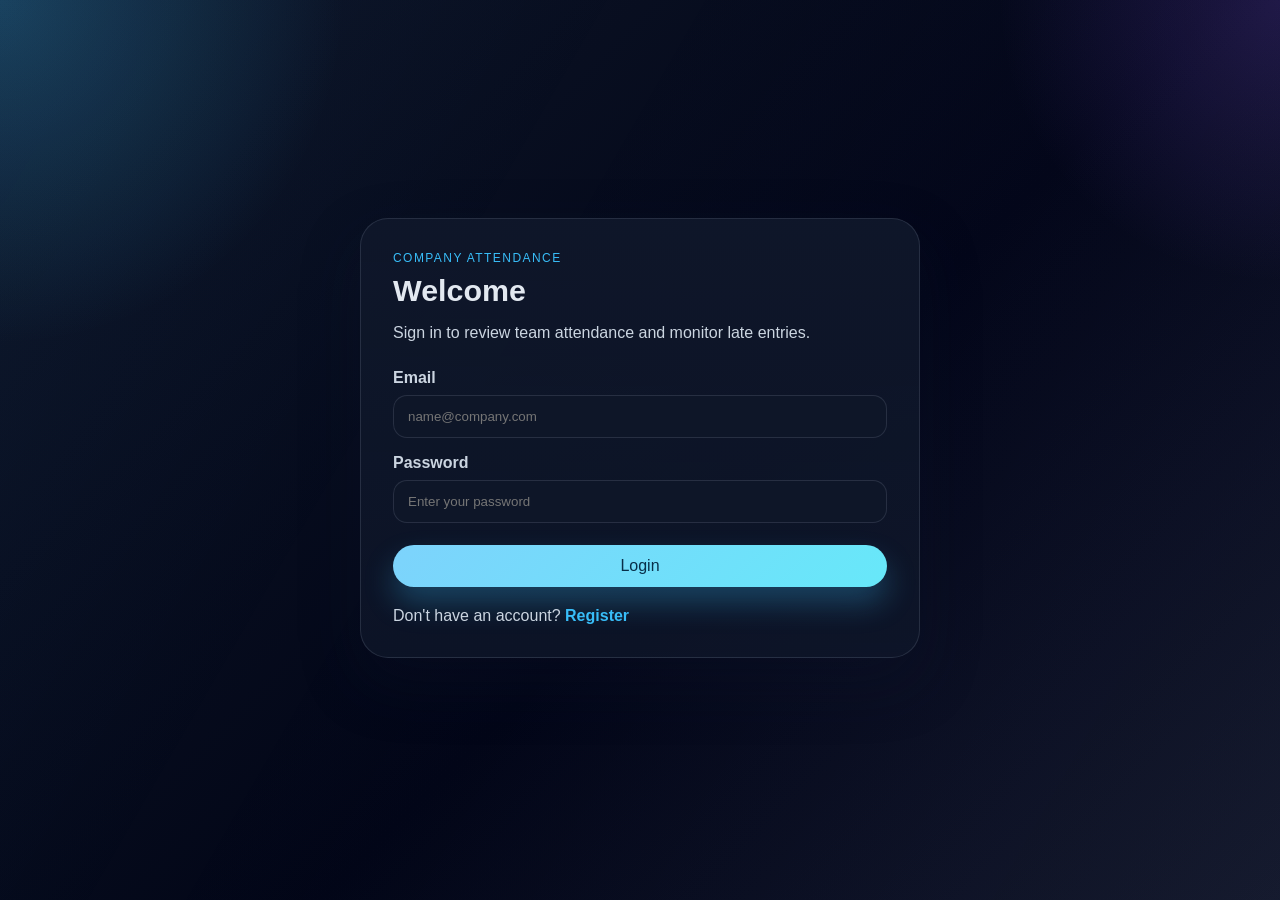
<file: index.html>
<!doctype html>
<html lang="en">
<head>
  <meta charset="utf-8">
  <meta http-equiv="refresh" content="0; url=frontend/index.html">
  <title>Company Attendance</title>
</head>
<body>
  <p><a href="frontend/index.html">Open Company Attendance</a></p>
</body>
</html>
</file>
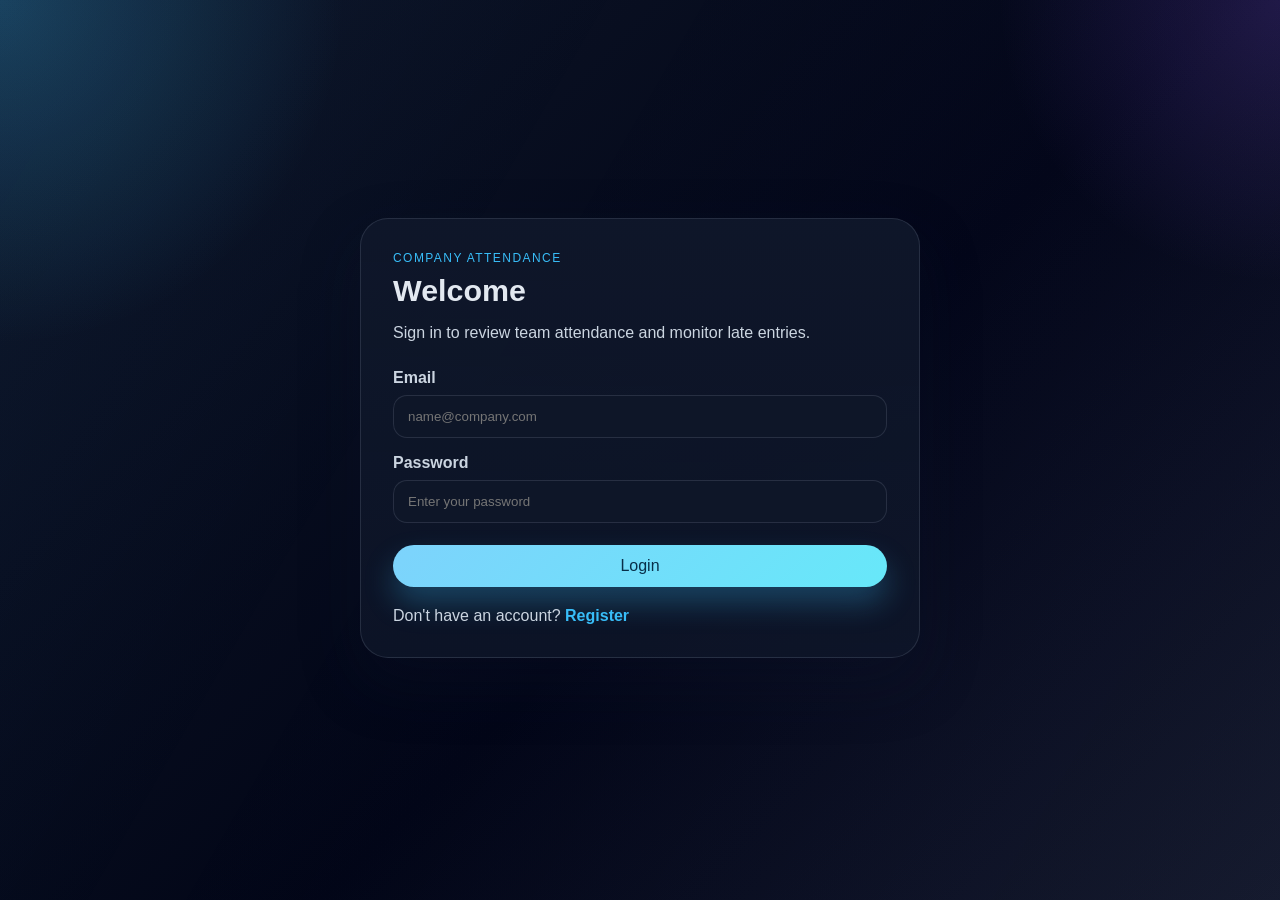
<file: frontend/index.html>
<!doctype html>
<html lang="en">
<head>
  <meta charset="utf-8">
  <meta name="viewport" content="width=device-width, initial-scale=1">
  <title>Login - Attendance</title>
  <link rel="stylesheet" href="css/style.css">
  <script src="js/jquery-3.6.0.min.js"></script>
  <script src="js/ui.js"></script>
</head>
<body>
  <div class="page-shell auth-shell">
    <section class="auth-card">
      <div class="auth-intro">
        <p class="eyebrow">Company Attendance</p>
        <h1>Welcome</h1>
        <p class="hero-copy">Sign in to review team attendance and monitor late entries.</p>
      </div>

      <form id="loginForm" class="auth-form">
        <label>
          <span>Email</span>
          <input type="email" name="email" placeholder="name@company.com" required>
        </label>

        <label>
          <span>Password</span>
          <input type="password" name="password" placeholder="Enter your password" required>
        </label>

        <button type="submit" class="btn btn-primary">Login</button>
      </form>

      <p class="auth-footer">Don't have an account? <a href="register.html">Register</a></p>
    </section>
  </div>

  <script>
  $('#loginForm').on('submit', function(e){
    e.preventDefault();
    $.ajax({
      url: '../backend/login.php',
      method: 'POST',
      data: $(this).serialize(),
      success: function(res){
        if (res.success) location.href = 'dashboard.html';
        else appAlert(res.error || 'Login failed', 'error');
      },
      error: function(){ appAlert('Request error', 'error'); }
    });
  });
  </script>
</body>
</html>
</file>
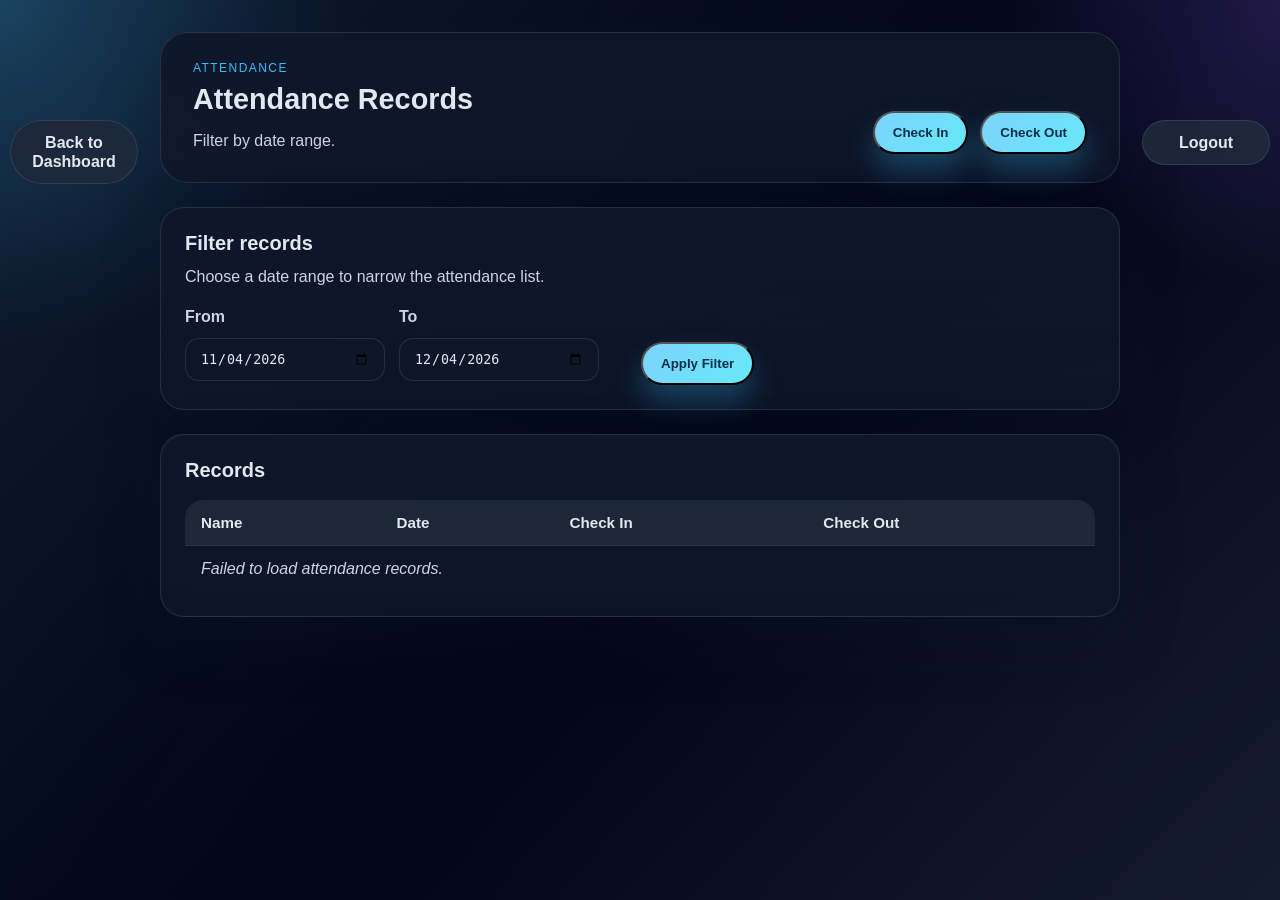
<file: frontend/attendance.html>
<!doctype html>
<html lang="en">
<head>
  <meta charset="utf-8">
  <meta name="viewport" content="width=device-width, initial-scale=1">
  <title>Attendance - Attendance</title>
  <link rel="stylesheet" href="css/style.css">
  <script src="js/jquery-3.6.0.min.js"></script>
  <script src="js/ui.js"></script>
</head>
<body>
  <div class="page-shell">
    <div class="attendance-page-actions">
      <a href="dashboard.html" class="btn btn-secondary page-back-btn">Back to Dashboard</a>
      <a href="index.html" id="logout" class="btn btn-secondary page-logout-btn">Logout</a>
    </div>

    <header class="hero compact-hero">
      <div>
        <p class="eyebrow">Attendance</p>
        <h1>Attendance Records</h1>
        <p class="hero-copy" id="attendance-filter-copy">Filter by date range.</p>
      </div>
      <div class="hero-actions">
        <button id="btn-checkin" class="btn btn-primary">Check In</button>
        <button id="btn-checkout" class="btn btn-primary">Check Out</button>
      </div>
    </header>

    <section class="panel filter-panel">
      <div class="panel-header">
        <div>
          <h2>Filter records</h2>
          <p class="panel-copy" id="filter-help">Choose a date range to narrow the attendance list.</p>
        </div>
      </div>

      <form id="filters" class="filter-form">
        <label>
          <span>From</span>
          <input type="date" name="from" id="date-from">
        </label>
        <label>
          <span>To</span>
          <input type="date" name="to" id="date-to">
        </label>
        <span id="department-filter-slot"></span>
        <span id="employee-code-filter-slot"></span>
        <button type="submit" class="btn btn-primary">Apply Filter</button>
      </form>
    </section>

    <section class="panel table-panel">
      <div class="panel-header">
        <h2>Records</h2>
        
      </div>
      <div class="table-wrap">
        <table id="tbl" class="attendance-table">
          <thead>
            <tr>
              <th>Name</th>
              <th>Date</th>
              <th>Check In</th>
              <th>Check Out</th>
            </tr>
          </thead>
          <tbody></tbody>
        </table>
      </div>
    </section>
    
  </div>
   <script>
  var departmentsLoaded = false;

  function isHrRole(roleId) {
    return Number(roleId) === 1;
  }

  function tableColumnCount(roleId) {
    return isHrRole(roleId) ? 5 : 4;
  }

  function renderTableHeader(roleId) {
    var html = '<tr>' +
      '<th>Name</th>' +
      '<th>Date</th>' +
      '<th>Check In</th>' +
      '<th>Check Out</th>';

    if (isHrRole(roleId)) {
      html += '<th>Department</th>';
    }

    html += '</tr>';
    $('#tbl thead').html(html);
  }

  function escapeHtml(value) {
    return String(value || '')
      .replace(/&/g, '&amp;')
      .replace(/</g, '&lt;')
      .replace(/>/g, '&gt;')
      .replace(/"/g, '&quot;')
      .replace(/'/g, '&#039;');
  }

  function isLateCheckIn(checkIn) {
    return String(checkIn || '') > '09:00:00';
  }

  function loadDepartments() {
    if (departmentsLoaded || !$('#department_id').length) {
      return;
    }

    $.getJSON('../backend/get_departments.php')
      .done(function(res) {
        var html = '<option value="">-- Select Department --</option>';
        (res.departments || []).forEach(function(department) {
          html += '<option value="' + department.id + '">' + escapeHtml(department.department_name) + '</option>';
        });
        $('#department_id').html(html);
        departmentsLoaded = true;
      })
      .fail(function() {
        $('#department_id').html('<option value="">Unable to load departments</option>');
      });
  }

  function renderRows(rows, roleId){
    var html = '';
    var isHr = isHrRole(roleId);
    var colspan = tableColumnCount(roleId);

    if (!rows.length) {
      html = '<tr><td colspan="' + colspan + '" class="empty-state">No attendance records found for the selected range.</td></tr>';
      $('#tbl tbody').html(html);
      return;
    }

    rows.forEach(function(r){
      var checkInClass = isLateCheckIn(r.check_in) ? ' class="late-check-in"' : '';

      html += '<tr>' +
        '<td>' + (r.name || '') + '</td>' +
        '<td>' + (r.attendance_date || '') + '</td>' +
        '<td' + checkInClass + '>' + (r.check_in || '') + '</td>' +
        '<td>' + (r.check_out || '') + '</td>';

      if (isHr) {
        html += '<td>' + (r.department_name || '') + '</td>';
      }

      html += '</tr>';
    });

    $('#tbl tbody').html(html);
  }

  function load(filters){
    $.getJSON('../backend/get_attendance.php', filters)
      .done(function(res){
        applyRoleControls(res.role_id);
        renderTableHeader(res.role_id);

        if (res.error) {
          $('#tbl tbody').html('<tr><td colspan="' + tableColumnCount(res.role_id) + '" class="empty-state">' + res.error + '</td></tr>');
          return;
        }

        renderRows(res.data || [], res.role_id);
      })
      .fail(function(){
        $('#tbl tbody').html('<tr><td colspan="5" class="empty-state">Failed to load attendance records.</td></tr>');
      });
  }

  function formatDateInput(date) {
    var month = String(date.getMonth() + 1).padStart(2, '0');
    var day = String(date.getDate()).padStart(2, '0');

    return date.getFullYear() + '-' + month + '-' + day;
  }

  function setDefaultDateRange() {
    var today = new Date();
    var fromDate = new Date(today);
    fromDate.setDate(today.getDate() - 30);

    $('#date-from').val(formatDateInput(fromDate));
    $('#date-to').val(formatDateInput(today));
  }

  function loadCurrentFilters() {
    load($('#filters').serialize());
  }

  function getRequestError(xhr, fallback) {
    if (xhr.responseJSON && xhr.responseJSON.error) {
      return xhr.responseJSON.error;
    }

    return fallback;
  }

  function applyRoleControls(roleId) {
    var isHr = isHrRole(roleId);
    var canSearchEmployeeCode = isHr || Number(roleId) === 2;

    if (isHr && !$('#department-filter').length) {
      $('#department-filter-slot').replaceWith(
        '<label id="department-filter">' +
          '<span>Department</span>' +
          '<select name="department_id" id="department_id">' +
            '<option value="">Loading departments...</option>' +
          '</select>' +
        '</label>'
      );
      loadDepartments();
    } else if (!isHr && $('#department-filter').length) {
      $('#department-filter').replaceWith('<span id="department-filter-slot"></span>');
    }

    if (canSearchEmployeeCode && !$('#employee-code-filter').length) {
      $('#employee-code-filter-slot').replaceWith(
        '<label id="employee-code-filter">' +
          '<span>Employee Code</span>' +
          '<input type="text" name="employee_code" placeholder="Employee code">' +
        '</label>'
      );
    } else if (!canSearchEmployeeCode && $('#employee-code-filter').length) {
      $('#employee-code-filter').replaceWith('<span id="employee-code-filter-slot"></span>');
    }

    $('#attendance-filter-copy').text(isHr ? 'Filter by date range, department, and employee code.' : (canSearchEmployeeCode ? 'Filter by date range and employee code.' : 'Filter by date range.'));
    $('#filter-help').text(isHr ? 'Choose a date range, department, or employee code to narrow the attendance list.' : (canSearchEmployeeCode ? 'Choose a date range or employee code to narrow the attendance list.' : 'Choose a date range to narrow the attendance list.'));
  }

  $('#filters').on('submit', function(e){
    e.preventDefault();
    loadCurrentFilters();
  });

  $(function(){
    setDefaultDateRange();
    loadCurrentFilters();
  });

  // Open calendar picker when clicking anywhere on the date input
  $('input[type="date"]').on('click', function(){
    try { this.showPicker(); } catch(e) {}
  });

  // Check-in/out handlers
  $('#btn-checkin').on('click', function(){
    appConfirm('Confirm check in now?', {
      title: 'Check in',
      confirmText: 'Check In'
    }).then(function(confirmed) {
      if (!confirmed) return;

      $.post('../backend/check_in.php')
        .done(function(res){
          if (res.error) {
            appAlert(res.error, 'error');
            return;
          }
          appAlert('Checked in at ' + res.check_in, 'success');
          loadCurrentFilters();
        })
        .fail(function(xhr){ appAlert(getRequestError(xhr, 'Failed to perform check in.'), 'error'); });
    });
  });

  $('#btn-checkout').on('click', function(){
    appConfirm('Confirm check out now?', {
      title: 'Check out',
      confirmText: 'Check Out'
    }).then(function(confirmed) {
      if (!confirmed) return;

      $.post('../backend/check_out.php')
        .done(function(res){
          if (res.error) {
            appAlert(res.error, 'error');
            return;
          }
          appAlert('Checked out at ' + res.check_out, 'success');
          loadCurrentFilters();
        })
        .fail(function(xhr){ appAlert(getRequestError(xhr, 'Failed to perform check out.'), 'error'); });
    });
  });
 
  </script>
</body>
</html>
</file>
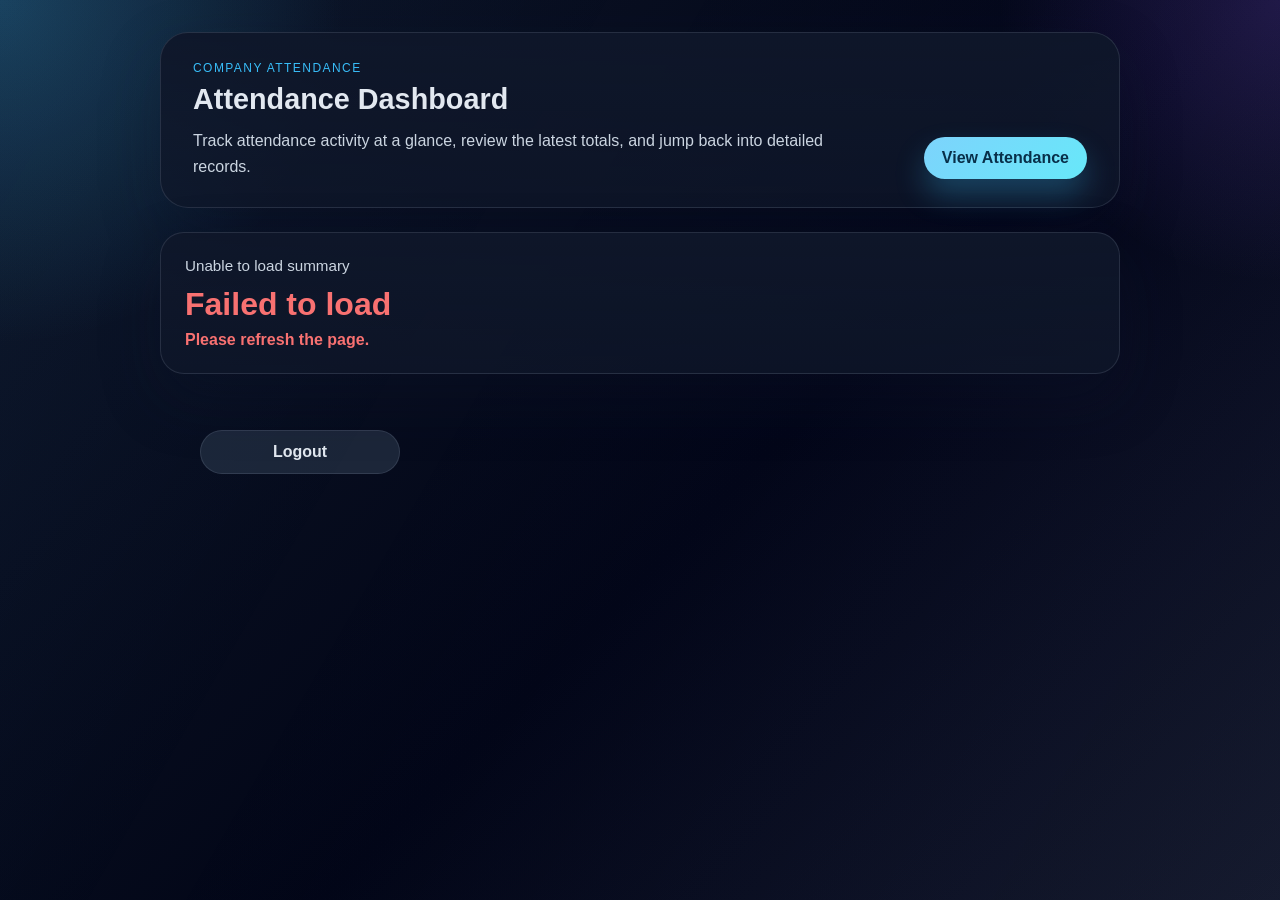
<file: frontend/dashboard.html>
<!doctype html>
<html lang="en">
<head>
  <meta charset="utf-8">
  <meta name="viewport" content="width=device-width, initial-scale=1">
  <title>Dashboard - Attendance</title>
  <link rel="stylesheet" href="css/style.css">
  <script src="js/jquery-3.6.0.min.js"></script>
</head>
<body>
  <div class="page-shell">
    <header class="hero">
      <div>
        <p class="eyebrow">Company Attendance</p>
        <h1>Attendance Dashboard</h1>
        <p class="hero-copy">Track attendance activity at a glance, review the latest totals, and jump back into detailed records.</p>
      </div>
      <div class="hero-actions">
        <a href="attendance.html" class="btn btn-primary">View Attendance</a>
      
      </div>
    </header>

    <section class="stats-grid" id="summary" aria-live="polite">
      <article class="stat-card loading-card">
        <p>Total attendance records</p>
        <h2>Loading…</h2>
        <span>Updating in real time</span>
      </article>
      <article class="stat-card loading-card">
        <p>Late entries</p>
        <h2>Loading…</h2>
        <span>Needs review</span>
      </article>
    </section>
   
  </div>
    <a href="#" id="logout" class="btn btn-secondary" style="margin-left: 200px; width: 200px">Logout</a>
  <script>
  function renderSummary(res) {
    var total = Number(res.total || 0);
    var late = Number(res.late || 0);

    $('#summary').html(
      '<article class="stat-card">' +
        '<p>Total attendance records</p>' +
        '<h2>' + total.toLocaleString() + '</h2>' +
        '<span>' + (total === 1 ? 'record logged' : 'records logged') + '</span>' +
      '</article>' +
      '<article class="stat-card">' +
        '<p>Late entries</p>' +
        '<h2>' + late.toLocaleString() + '</h2>' +
        '<span>' + (late === 1 ? 'entry flagged' : 'entries flagged') + '</span>' +
      '</article>'
    );
  }

  function loadSummary(){
    $.getJSON('../backend/get_dashboard.php')
      .done(function(res){
        if (res.error) {
          $('#summary').html('<article class="stat-card error-card"><p>Unable to load summary</p><h2>' + res.error + '</h2><span>Please try again.</span></article>');
          return;
        }
        renderSummary(res);
      })
      .fail(function(){
        $('#summary').html('<article class="stat-card error-card"><p>Unable to load summary</p><h2>Failed to load</h2><span>Please refresh the page.</span></article>');
      });
  }

  $(function(){
    loadSummary();

    $('#logout').on('click', function(e){
      e.preventDefault();
      $.post('../backend/logout.php', function(){
        location.href='index.html';
      });
    });
  });
  </script>
</body>
</html>
</file>
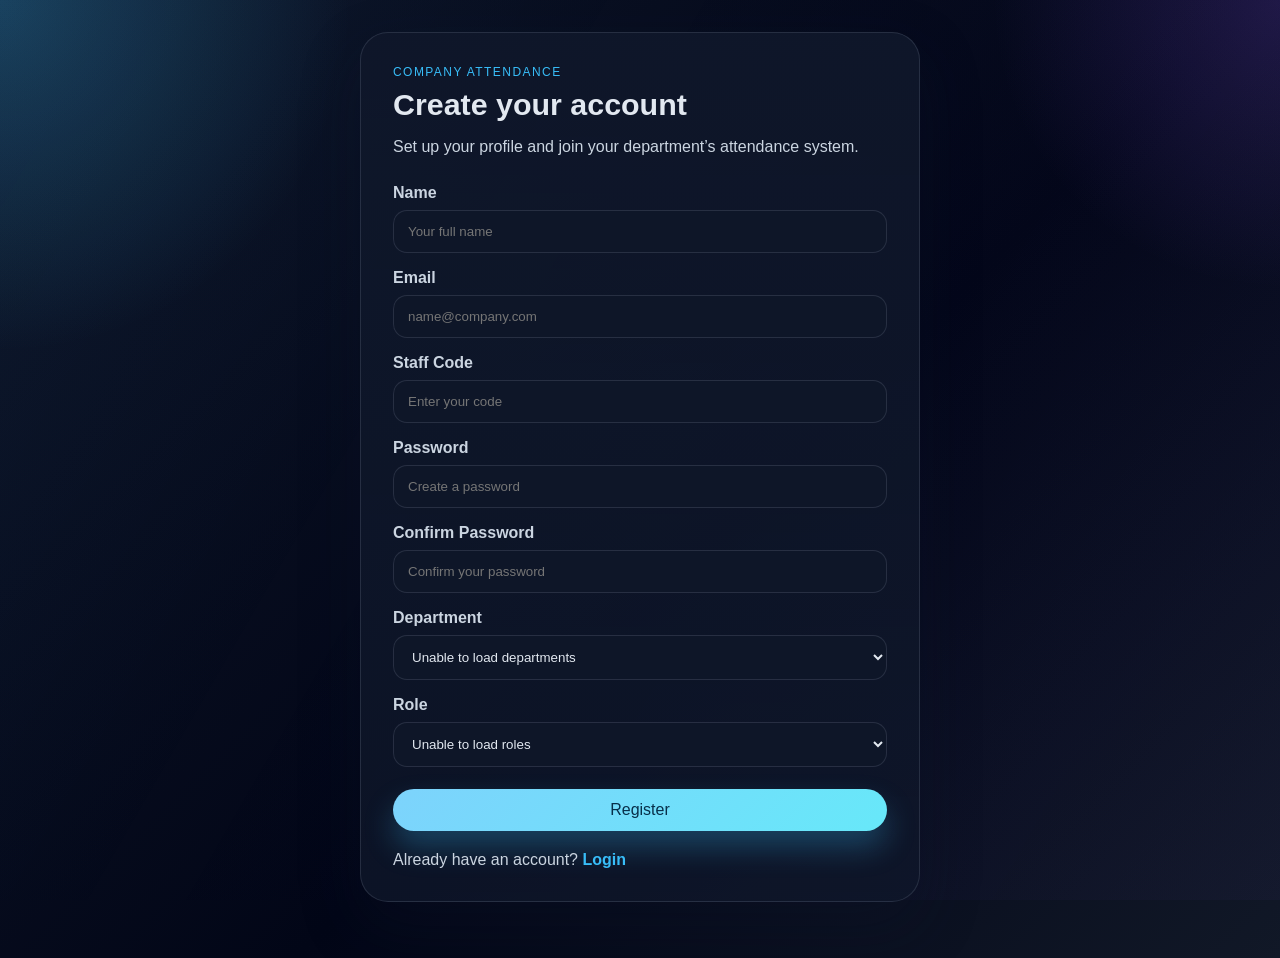
<file: frontend/register.html>
<!doctype html>
<html lang="en">
<head>
  <meta charset="utf-8">
  <meta name="viewport" content="width=device-width, initial-scale=1">
  <title>Register - Attendance</title>
  <link rel="stylesheet" href="css/style.css">
  <script src="js/jquery-3.6.0.min.js"></script>
  <script src="js/ui.js"></script>
</head>
<body>
  <div class="page-shell auth-shell">
    <section class="auth-card">
      <div class="auth-intro">
        <p class="eyebrow">Company Attendance</p>
        <h1>Create your account</h1>
        <p class="hero-copy">Set up your profile and join your department’s attendance system.</p>
      </div>

      <form id="regForm" class="auth-form">
        <label>
          <span>Name</span>
          <input type="text" name="name" placeholder="Your full name" required>
        </label>

        <label>
          <span>Email</span>
          <input type="email" name="email" placeholder="name@company.com" required>
        </label>

        <label>
          <span>Staff Code</span>
          <input type="text" name="employee_code" placeholder="Enter your code" required>
        </label>

        <label>
          <span>Password</span>
          <input type="password" name="password" placeholder="Create a password" required>
        </label>

        <label>
          <span>Confirm Password</span>
          <input type="password" name="confirm_password" placeholder="Confirm your password" required>
        </label>

        <label>
          <span>Department</span>
          <select id="department_id" name="department_id">
            <option value="">Loading departments...</option>
          </select>
        </label>
        <label>
          <span>Role</span>
          <select id="role_id" name="role_id" required>
            <option value="">Loading roles…</option>
          </select>
        </label>

        <button type="submit" class="btn btn-primary">Register</button>
      </form>

      <p class="auth-footer">Already have an account? <a href="index.html">Login</a></p>
    </section>
  </div>

  <script>
  function escapeHtml(value) {
    return String(value || '')
      .replace(/&/g, '&amp;')
      .replace(/</g, '&lt;')
      .replace(/>/g, '&gt;')
      .replace(/"/g, '&quot;')
      .replace(/'/g, '&#039;');
  }

  function getRequestError(xhr, fallback) {
    if (xhr.responseJSON && xhr.responseJSON.error) {
      return xhr.responseJSON.error;
    }

    return fallback;
  }

  function loadDepartments() {
    $.getJSON('../backend/get_departments.php')
      .done(function(res) {
        var html = '<option value="">-- Select department --</option>';
        (res.departments || []).forEach(function(department) {
          html += '<option value="' + department.id + '">' + escapeHtml(department.department_name) + '</option>';
        });
        $('#department_id').html(html);
      })
      .fail(function() {
        $('#department_id').html('<option value="">Unable to load departments</option>');
      });
  }

  function loadRoles() {
    $.getJSON('../backend/get_roles.php')
      .done(function(res) {
        var html = '<option value="">-- Select role --</option>';
        (res.roles || []).forEach(function(role) {
          html += '<option value="' + role.id + '">' + role.role_name + '</option>';
        });
        $('#role_id').html(html);
      })
      .fail(function() {
        $('#role_id').html('<option value="">Unable to load roles</option>');
      });
  }

  $('#regForm').on('submit', function(e){
    e.preventDefault();

    var password = $('[name="password"]').val();
    var confirmPassword = $('[name="confirm_password"]').val();

    if (password !== confirmPassword) {
      appAlert('Passwords do not match.', 'error');
      $('[name="confirm_password"]').focus();
      return;
    }

    $.ajax({
      url: '../backend/register.php',
      method: 'POST',
      data: $(this).serialize(),
      success: function(res){
        if (res.success) {
          appAlert('Registered. Please login.', 'success').then(function() {
            location.href = 'index.html';
          });
        }
        else appAlert(res.error || 'Registration failed', 'error');
      },
      error: function(xhr){ appAlert(getRequestError(xhr, 'Request error'), 'error'); }
    });
  });

  $(function(){
    loadDepartments();
    loadRoles();
  });
  </script>
</body>
</html>
</file>
<file: frontend/css/style.css>
:root {
  --bg: #0f172a;
  --bg-soft: #111827;
  --panel: rgba(15, 23, 42, 0.88);
  --panel-strong: rgba(30, 41, 59, 0.95);
  --text: #e2e8f0;
  --muted: #cbd5e1;
  --accent: #38bdf8;
  --accent-2: #8b5cf6;
  --success: #34d399;
  --warning: #f59e0b;
  --danger: #f87171;
  --border: rgba(148, 163, 184, 0.18);
  --shadow: 0 24px 60px rgba(15, 23, 42, 0.28);
}

* {
  box-sizing: border-box;
}

[hidden] {
  display: none !important;
}

body {
  margin: 0;
  min-height: 100vh;
  font-family: Inter, "Segoe UI", Roboto, Arial, sans-serif;
  color: var(--text);
  background:
    radial-gradient(circle at top left, rgba(56, 189, 248, 0.24), transparent 22%),
    radial-gradient(circle at top right, rgba(139, 92, 246, 0.2), transparent 18%),
    linear-gradient(135deg, var(--bg), #020617 56%, #111827);
}

body::before {
  content: "";
  position: fixed;
  inset: 0;
  background: linear-gradient(120deg, rgba(56, 189, 248, 0.03), transparent 36%, rgba(139, 92, 246, 0.04));
  pointer-events: none;
}

.page-shell {
  position: relative;
  z-index: 1;
  max-width: 1000px;
  margin: 0 auto;
  padding: 32px 20px 56px;
}

.hero {
  display: flex;
  justify-content: space-between;
  align-items: end;
  gap: 24px;
  padding: 28px 32px;
  border: 1px solid var(--border);
  border-radius: 28px;
  background: linear-gradient(180deg, rgba(15, 23, 42, 0.96), rgba(15, 23, 42, 0.78));
  box-shadow: var(--shadow);
}

.eyebrow {
  margin: 0 0 8px;
  text-transform: uppercase;
  letter-spacing: 0.12em;
  font-size: 0.75rem;
  color: var(--accent);
}

.hero h1 {
  margin: 0;
  font-size: clamp(1.8rem, 2vw, 2.2rem);
}

.hero-copy {
  max-width: 680px;
  margin: 12px 0 0;
  color: var(--muted);
  line-height: 1.6;
}

.hero-actions {
  display: flex;
  flex-wrap: wrap;
  gap: 12px;
}

.hero-actions .btn {
  white-space: nowrap;
}

.attendance-page-actions {
  display: contents;
}

.page-back-btn {
  position: absolute;
  top: 120px;
  right: calc(99% + 12px);
  width: 165px;
  z-index: 2;
  white-space: nowrap;
}

.page-logout-btn {
  position: absolute;
  top: 120px;
  left: calc(99% + 12px);
  width: 155px;
  z-index: 2;
  white-space: nowrap;
}

.btn {
  display: inline-flex;
  align-items: center;
  justify-content: center;
  padding: 12px 18px;
  border-radius: 999px;
  text-decoration: none;
  font-weight: 700;
  transition: transform 180ms ease, box-shadow 180ms ease, background 180ms ease;
}

.btn:hover {
  transform: translateY(-1px);
}

.btn-primary {
  color: #082f49;
  background: linear-gradient(135deg, #7dd3fc, #67e8f9);
  box-shadow: 0 16px 30px rgba(56, 189, 248, 0.28);
}

.btn-secondary {
  color: var(--text);
  background: rgba(30, 41, 59, 0.95);
  border: 1px solid var(--border);
}

.stats-grid {
  margin-top: 24px;
  display: grid;
  grid-template-columns: repeat(auto-fit, minmax(240px, 1fr));
  gap: 18px;
}

.stat-card {
  padding: 24px;
  border-radius: 24px;
  border: 1px solid var(--border);
  background: linear-gradient(180deg, rgba(15, 23, 42, 0.96), rgba(15, 23, 42, 0.78));
  box-shadow: var(--shadow);
}

.stat-card p {
  margin: 0;
  color: var(--muted);
  font-size: 0.95rem;
}

.stat-card h2 {
  margin: 12px 0 8px;
  font-size: 2rem;
}

.stat-card span {
  color: var(--success);
  font-weight: 700;
}

.loading-card {
  min-height: 145px;
}

.loading-card h2 {
  color: var(--muted);
}

.error-card h2 {
  color: var(--danger);
}

.error-card span {
  color: var(--danger);
}

.content-grid {
  margin-top: 24px;
  display: grid;
  grid-template-columns: 2fr 1fr;
  gap: 18px;
}

.panel {
  padding: 24px;
  border-radius: 24px;
  border: 1px solid var(--border);
  background: linear-gradient(180deg, rgba(15, 23, 42, 0.96), rgba(15, 23, 42, 0.78));
  box-shadow: var(--shadow);
}

.panel-header {
  display: flex;
  align-items: center;
  justify-content: space-between;
  gap: 12px;
}

.panel-header h2 {
  margin: 0;
  font-size: 1.25rem;
}

.badge {
  padding: 6px 10px;
  border-radius: 999px;
  background: rgba(52, 211, 153, 0.14);
  color: var(--success);
  font-size: 0.85rem;
  font-weight: 800;
}

.panel-copy {
  color: var(--muted);
  line-height: 1.7;
  margin: 8px 0 0;
}

.feature-list {
  margin: 18px 0 0;
  padding-left: 18px;
  color: var(--text);
}

.feature-list li + li {
  margin-top: 10px;
}

.muted-panel {
  background: linear-gradient(180deg, rgba(30, 41, 59, 0.96), rgba(30, 41, 59, 0.8));
}

.filter-panel {
  margin-top: 24px;
}

.filter-form {
  margin-top: 18px;
  display: flex;
  flex-wrap: wrap;
  align-items: end;
  gap: 14px;
}

.filter-form label {
  display: flex;
  flex-direction: column;
  gap: 8px;
  color: var(--muted);
  font-weight: 700;
}

.filter-form input,
.filter-form select {
  min-width: 200px;
  padding: 12px 14px;
  border: 1px solid var(--border);
  border-radius: 14px;
  background: rgba(15, 23, 42, 0.88);
  color: var(--text);
}

.table-panel {
  margin-top: 24px;
}

.table-wrap {
  margin-top: 18px;
  overflow-x: auto;
}

.attendance-table {
  width: 100%;
  border-collapse: collapse;
  background: rgba(15, 23, 42, 0.68);
  border-radius: 18px;
  overflow: hidden;
}

.attendance-table th,
.attendance-table td {
  padding: 14px 16px;
  text-align: left;
  border-bottom: 1px solid rgba(148, 163, 184, 0.12);
}

.attendance-table th {
  color: var(--text);
  font-size: 0.95rem;
  background: rgba(30, 41, 59, 0.88);
}

.attendance-table td {
  color: var(--muted);
}

.attendance-table td.late-check-in {
  color: var(--danger);
  font-weight: 800;
}

.attendance-table tr:last-child td {
  border-bottom: 0;
}

.attendance-table tbody tr:hover {
  background: rgba(56, 189, 248, 0.08);
}

.empty-state {
  text-align: center;
  color: var(--muted);
  font-style: italic;
}

.auth-shell {
  min-height: 100vh;
  display: grid;
  place-items: center;
}

.auth-card {
  width: min(100%, 560px);
  padding: 32px;
  border-radius: 28px;
  border: 1px solid var(--border);
  background: linear-gradient(180deg, rgba(15, 23, 42, 0.96), rgba(15, 23, 42, 0.78));
  box-shadow: var(--shadow);
}

.auth-intro h1 {
  margin: 0;
  font-size: clamp(1.9rem, 2vw, 2.2rem);
}

.auth-form {
  margin-top: 24px;
  display: grid;
  gap: 16px;
}

.auth-form label {
  display: grid;
  gap: 8px;
  color: var(--muted);
  font-weight: 700;
}

.auth-form input,
.auth-form select {
  width: 100%;
  margin: 0;
  padding: 13px 14px;
  border-radius: 14px;
  border: 1px solid var(--border);
  background: rgba(15, 23, 42, 0.88);
  color: var(--text);
}

.auth-form button {
  margin-top: 6px;
  border: 0;
  cursor: pointer;
  font: inherit;
}

.auth-footer {
  margin: 20px 0 0;
  color: var(--muted);
}

.auth-footer a {
  color: var(--accent);
  text-decoration: none;
  font-weight: 700;
}

input[type="date"] {
  color-scheme: dark;
}

input[type="date"]::-webkit-calendar-picker-indicator {
  filter: invert(1);
  opacity: 1;
  cursor: pointer;
}

input, select {
  margin: 4px 0;
}

.app-alert-root {
  position: fixed;
  inset: 0;
  z-index: 50;
  display: grid;
  place-items: center;
  padding: 20px;
  opacity: 0;
  pointer-events: none;
  transition: opacity 180ms ease;
}

.app-alert-root.is-open {
  opacity: 1;
  pointer-events: auto;
}

.app-alert-backdrop {
  position: absolute;
  inset: 0;
  background: rgba(15, 23, 42, 0.46);
  backdrop-filter: blur(8px);
}

.app-alert-card {
  position: relative;
  z-index: 1;
  width: min(100%, 430px);
  display: grid;
  grid-template-columns: auto 1fr;
  gap: 16px;
  padding: 22px;
  border-radius: 12px;
  border: 1px solid rgba(255, 255, 255, 0.7);
  background: rgba(255, 255, 255, 0.96);
  box-shadow: 0 24px 70px rgba(15, 23, 42, 0.24);
  transform: translateY(10px) scale(0.98);
  transition: transform 180ms ease;
}

.app-alert-root.is-open .app-alert-card {
  transform: translateY(0) scale(1);
}

.app-alert-icon {
  width: 42px;
  height: 42px;
  display: grid;
  place-items: center;
  border-radius: 10px;
  color: #ffffff;
  font-weight: 900;
}

.app-alert-icon::before {
  content: "i";
}

.alert-success .app-alert-icon {
  background: var(--success);
}

.alert-success .app-alert-icon::before {
  content: "OK";
  font-size: 0.72rem;
}

.alert-error .app-alert-icon {
  background: var(--danger);
}

.alert-error .app-alert-icon::before {
  content: "!";
}

.alert-warning .app-alert-icon {
  background: var(--warning);
}

.alert-warning .app-alert-icon::before {
  content: "?";
}

.alert-info .app-alert-icon {
  background: var(--accent-2);
}

.app-alert-content h2 {
  margin: 0;
  color: #172033;
  font-size: 1.15rem;
}

.app-alert-content p {
  margin: 8px 0 0;
  color: #64748b;
  line-height: 1.6;
}

.app-alert-actions {
  margin-top: 18px;
  display: flex;
  justify-content: flex-end;
  gap: 10px;
}

.app-alert-actions .btn {
  border: 0;
  cursor: pointer;
  font: inherit;
}

@media (max-width: 1359px) {
  .page-back-btn,
  .page-logout-btn {
    width: 128px;
    white-space: normal;
    text-align: center;
    line-height: 1.2;
  }
}

@media (max-width: 1279px) {
  .attendance-page-actions {
    display: flex;
    justify-content: space-between;
    gap: 12px;
    margin-bottom: 16px;
  }

  .page-back-btn,
  .page-logout-btn {
    position: static;
    flex: 1;
    width: auto;
  }
}

@media (max-width: 800px) {
  .page-back-btn,
  .page-logout-btn {
    padding: 10px 12px;
    font-size: 0.9rem;
  }

  .hero-actions {
    width: 100%;
  }

  .hero-actions .btn {
    flex: 1;
    min-width: 150px;
  }

  .hero {
    align-items: start;
    flex-direction: column;
  }

  .content-grid {
    grid-template-columns: 1fr;
  }

  .filter-form {
    flex-direction: column;
    align-items: stretch;
  }

  .filter-form input,
  .filter-form select {
    min-width: 0;
    width: 100%;
  }

  .auth-card {
    padding: 24px;
  }

  .app-alert-card {
    grid-template-columns: 1fr;
  }

  .app-alert-actions {
    flex-direction: column-reverse;
  }

  .app-alert-actions .btn {
    width: 100%;
  }
}

@media (max-width: 480px) {
  .attendance-page-actions,
  .hero-actions {
    flex-direction: column;
  }

  .attendance-page-actions .btn,
  .hero-actions .btn {
    min-width: 0;
    max-width: none;
    width: 100%;
  }
}
</file>
